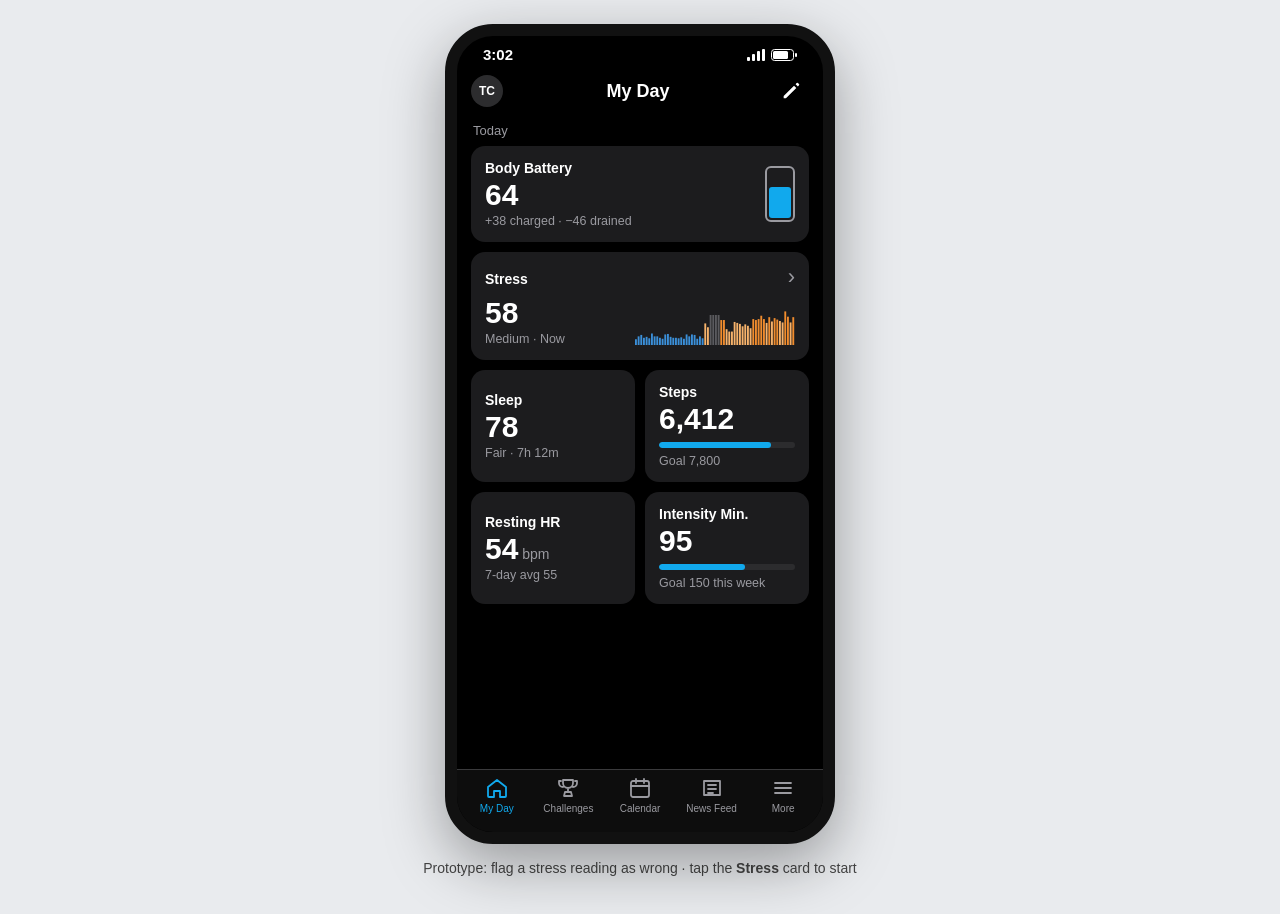
<file: index.html>
<!DOCTYPE html>
<html lang="en">
<head>
  <meta charset="UTF-8">
  <meta name="viewport" content="width=device-width, initial-scale=1.0, viewport-fit=cover">
  <title>Stress Feedback Prototype</title>
  <link rel="stylesheet" href="style.css">
</head>
<body>
  <div class="stage">
    <div class="phone">
      <!-- Fake phone status bar -->
      <div class="statusbar">
        <span>3:02</span>
        <span class="status-icons">
          <svg viewBox="0 0 18 12" width="18" height="12" aria-hidden="true"><rect x="0" y="8" width="3" height="4" rx="1"/><rect x="5" y="5" width="3" height="7" rx="1"/><rect x="10" y="2" width="3" height="10" rx="1"/><rect x="15" y="0" width="3" height="12" rx="1"/></svg>
          <svg viewBox="0 0 26 12" width="26" height="12" aria-hidden="true"><rect x="0.5" y="0.5" width="22" height="11" rx="3" fill="none" stroke="currentColor"/><rect x="2" y="2" width="15" height="8" rx="1.5"/><rect x="24" y="4" width="2" height="4" rx="1"/></svg>
        </span>
      </div>

      <!-- ===== Screen 1: My Day (home) ===== -->
      <section class="screen" id="screen-myday">
        <header class="topbar">
          <div class="avatar" aria-hidden="true">TC</div>
          <h1>My Day</h1>
          <button class="icon-btn" data-todo="Edit My Day" aria-label="Edit">
            <svg viewBox="0 0 24 24" width="22" height="22"><path d="M4 17.5V20h2.5L17.8 8.7l-2.5-2.5L4 17.5zM20.7 5.8a1 1 0 0 0 0-1.4l-1.1-1.1a1 1 0 0 0-1.4 0l-1.2 1.2 2.5 2.5 1.2-1.2z" fill="currentColor"/></svg>
          </button>
        </header>

        <div class="scroll">
          <p class="date-line">Today</p>

          <button class="card card-row" data-todo="Body Battery">
            <div>
              <div class="card-label">Body Battery</div>
              <div class="big-value">64</div>
              <div class="sub">+38 charged · −46 drained</div>
            </div>
            <div class="battery" aria-hidden="true"><div class="battery-fill" style="height:64%"></div></div>
          </button>

          <!-- The Stress card opens the Stress screen -->
          <button class="card" id="stress-card">
            <div class="card-head">
              <span class="card-label">Stress</span>
              <span class="chev" aria-hidden="true">›</span>
            </div>
            <div class="card-row">
              <div>
                <div class="big-value" id="myday-stress-value">58</div>
                <div class="sub" id="myday-stress-level">Medium · Now</div>
              </div>
              <svg id="myday-stress-chart" class="mini-chart" viewBox="0 0 160 50" aria-hidden="true"></svg>
            </div>
            <div class="flag-pill hidden" id="myday-flag-pill">⚑ You flagged a reading today</div>
          </button>

          <div class="card-grid">
            <button class="card" data-todo="Sleep">
              <div class="card-label">Sleep</div>
              <div class="big-value">78</div>
              <div class="sub">Fair · 7h 12m</div>
            </button>
            <button class="card" data-todo="Steps">
              <div class="card-label">Steps</div>
              <div class="big-value">6,412</div>
              <div class="progress"><div style="width:82%"></div></div>
              <div class="sub">Goal 7,800</div>
            </button>
            <button class="card" data-todo="Heart Rate">
              <div class="card-label">Resting HR</div>
              <div class="big-value">54<small> bpm</small></div>
              <div class="sub">7-day avg 55</div>
            </button>
            <button class="card" data-todo="Intensity Minutes">
              <div class="card-label">Intensity Min.</div>
              <div class="big-value">95</div>
              <div class="progress"><div style="width:63%"></div></div>
              <div class="sub">Goal 150 this week</div>
            </button>
          </div>
        </div>
      </section>

      <!-- ===== Screen 2: Stress details ===== -->
      <section class="screen hidden" id="screen-stress">
        <header class="topbar">
          <button class="icon-btn" id="back-btn" aria-label="Back">
            <svg viewBox="0 0 24 24" width="24" height="24"><path d="M15 5l-7 7 7 7" fill="none" stroke="currentColor" stroke-width="2.2" stroke-linecap="round" stroke-linejoin="round"/></svg>
          </button>
          <h1>Stress</h1>
          <button class="icon-btn" data-todo="Stress info" aria-label="About stress">
            <svg viewBox="0 0 24 24" width="22" height="22"><circle cx="12" cy="12" r="9" fill="none" stroke="currentColor" stroke-width="2"/><path d="M12 11v6M12 7.5v.5" stroke="currentColor" stroke-width="2.2" stroke-linecap="round"/></svg>
          </button>
        </header>

        <div class="segmented" role="tablist">
          <button class="active" role="tab">Day</button>
          <button role="tab" data-todo="7 Days view">7 Days</button>
          <button role="tab" data-todo="4 Weeks view">4 Weeks</button>
        </div>

        <div class="scroll">
          <!-- The reading the user has selected on the chart -->
          <div class="card reading">
            <div class="reading-time" id="reading-time">2:45 PM</div>
            <div class="reading-main">
              <span class="reading-value" id="reading-value">58</span>
              <span class="reading-level" id="reading-level">Medium</span>
            </div>

            <!-- NEW: confidence range -->
            <div class="range-block">
              <div class="range-label">
                <span>Likely range <strong id="range-text">49–67</strong></span>
                <span class="confidence" id="confidence-text">Moderate confidence</span>
              </div>
              <div class="range-track" aria-hidden="true">
                <div class="range-dim" id="dim-left"></div>
                <div class="range-dim" id="dim-right"></div>
                <div class="range-band" id="range-band"></div>
                <div class="range-dot" id="range-dot"></div>
              </div>
              <div class="range-scale" aria-hidden="true"><span>0</span><span>25</span><span>50</span><span>75</span><span>100</span></div>
              <p class="range-note" id="range-note"></p>
            </div>

            <div class="user-flag hidden" id="user-flag"></div>
          </div>

          <!-- Day chart (drawn by script.js). Tap a bar to pick a reading. -->
          <div class="card">
            <div class="card-head">
              <span class="card-label">Today</span>
              <span class="sub">Tap a bar to see that reading</span>
            </div>
            <svg id="stress-chart" class="day-chart" viewBox="0 0 340 150" role="img" aria-label="Stress levels through the day"></svg>
            <div class="legend">
              <span><i style="background:var(--rest)"></i>Rest</span>
              <span><i style="background:var(--low)"></i>Low</span>
              <span><i style="background:var(--medium)"></i>Medium</span>
              <span><i style="background:var(--high)"></i>High</span>
              <span><i style="background:var(--activity)"></i>Activity</span>
            </div>
          </div>

          <!-- NEW: the flag button -->
          <button class="card feedback-btn" id="feedback-btn">
            <span class="feedback-icon" aria-hidden="true">⚑</span>
            <span class="feedback-text">
              <strong id="feedback-btn-title">Doesn't feel right?</strong>
              <span class="sub" id="feedback-btn-sub">Tell us how you actually feel so Garmin can learn</span>
            </span>
            <span class="new-badge">NEW</span>
          </button>

          <div class="card">
            <div class="card-label">Breakdown</div>
            <div class="breakdown" id="breakdown"></div>
          </div>

          <!-- NEW: shows the app is learning from feedback -->
          <div class="card">
            <div class="card-head">
              <span class="card-label">Personalizing your stress</span>
              <span class="sub" id="learn-count">2 of 5</span>
            </div>
            <div class="progress learn"><div id="learn-bar"></div></div>
            <p class="sub" id="learn-text"></p>
            <ul class="history" id="history"></ul>
          </div>

          <p class="disclaimer">Class prototype for ENTR 222 · not affiliated with or made by Garmin ·
            <button class="link-btn" id="reset-btn">Reset demo</button></p>
        </div>
      </section>

      <!-- Bottom tab bar -->
      <nav class="tabbar">
        <button class="active"><svg viewBox="0 0 24 24"><path d="M3 11l9-7 9 7v9a1 1 0 0 1-1 1h-5v-6H9v6H4a1 1 0 0 1-1-1z"/></svg>My Day</button>
        <button data-todo="Challenges"><svg viewBox="0 0 24 24"><path d="M7 4h10v3a5 5 0 0 1-10 0zM5 5H3v2a4 4 0 0 0 4 4M19 5h2v2a4 4 0 0 1-4 4M12 12v4M8 20h8l-1-4H9z"/></svg>Challenges</button>
        <button data-todo="Calendar"><svg viewBox="0 0 24 24"><rect x="3" y="5" width="18" height="16" rx="2"/><path d="M3 10h18M8 3v4M16 3v4"/></svg>Calendar</button>
        <button data-todo="News Feed"><svg viewBox="0 0 24 24"><path d="M4 5h16v14H4zM8 9h8M8 13h8M8 17h5"/></svg>News Feed</button>
        <button data-todo="More"><svg viewBox="0 0 24 24"><path d="M4 7h16M4 12h16M4 17h16"/></svg>More</button>
      </nav>

      <!-- ===== Feedback sheet (slides up from the bottom) ===== -->
      <div class="backdrop hidden" id="backdrop">
        <div class="sheet" role="dialog" aria-modal="true" aria-labelledby="sheet-title">
          <div class="grabber" aria-hidden="true"></div>

          <!-- Step 1: the form -->
          <div id="sheet-form">
            <h2 id="sheet-title">How do you actually feel?</h2>
            <p class="sub" id="sheet-measured">Garmin measured <strong>Medium (58)</strong> at 2:45 PM</p>

            <div class="field-label">I feel…</div>
            <div class="chips felt" id="felt-options">
              <button data-level="0"><i style="background:var(--rest)"></i>Calm / resting</button>
              <button data-level="1"><i style="background:var(--low)"></i>Fine / a little stressed</button>
              <button data-level="2"><i style="background:var(--medium)"></i>Moderately stressed</button>
              <button data-level="3"><i style="background:var(--high)"></i>Very stressed</button>
            </div>

            <div class="field-label">What might explain the difference? <span class="optional">Optional</span></div>
            <div class="chips reasons" id="reason-options">
              <button>Just exercised</button>
              <button>Caffeine</button>
              <button>Excited / happy</button>
              <button>Feeling sick</button>
              <button>Alcohol</button>
              <button>Slept badly</button>
              <button>Watch was loose</button>
            </div>

            <label class="field-label" for="note">Anything else? <span class="optional">Optional</span></label>
            <textarea id="note" rows="2" placeholder="e.g. I was laughing with friends"></textarea>

            <button class="primary" id="send-btn" disabled>Send feedback</button>
            <button class="secondary" id="cancel-btn">Cancel</button>
          </div>

          <!-- Step 2: thank-you -->
          <div id="sheet-thanks" class="hidden">
            <div class="thanks-icon" aria-hidden="true">✓</div>
            <h2>Thanks, got it</h2>
            <p class="sub" id="thanks-text"></p>
            <div class="progress learn"><div id="thanks-bar"></div></div>
            <p class="sub" id="thanks-progress"></p>
            <button class="primary" id="done-btn">Done</button>
          </div>
        </div>
      </div>

      <div class="toast" id="toast" role="status"></div>
    </div>

    <p class="caption">Prototype: flag a stress reading as wrong · tap the <strong>Stress</strong> card to start</p>
  </div>

  <script src="script.js"></script>
</body>
</html>
</file>
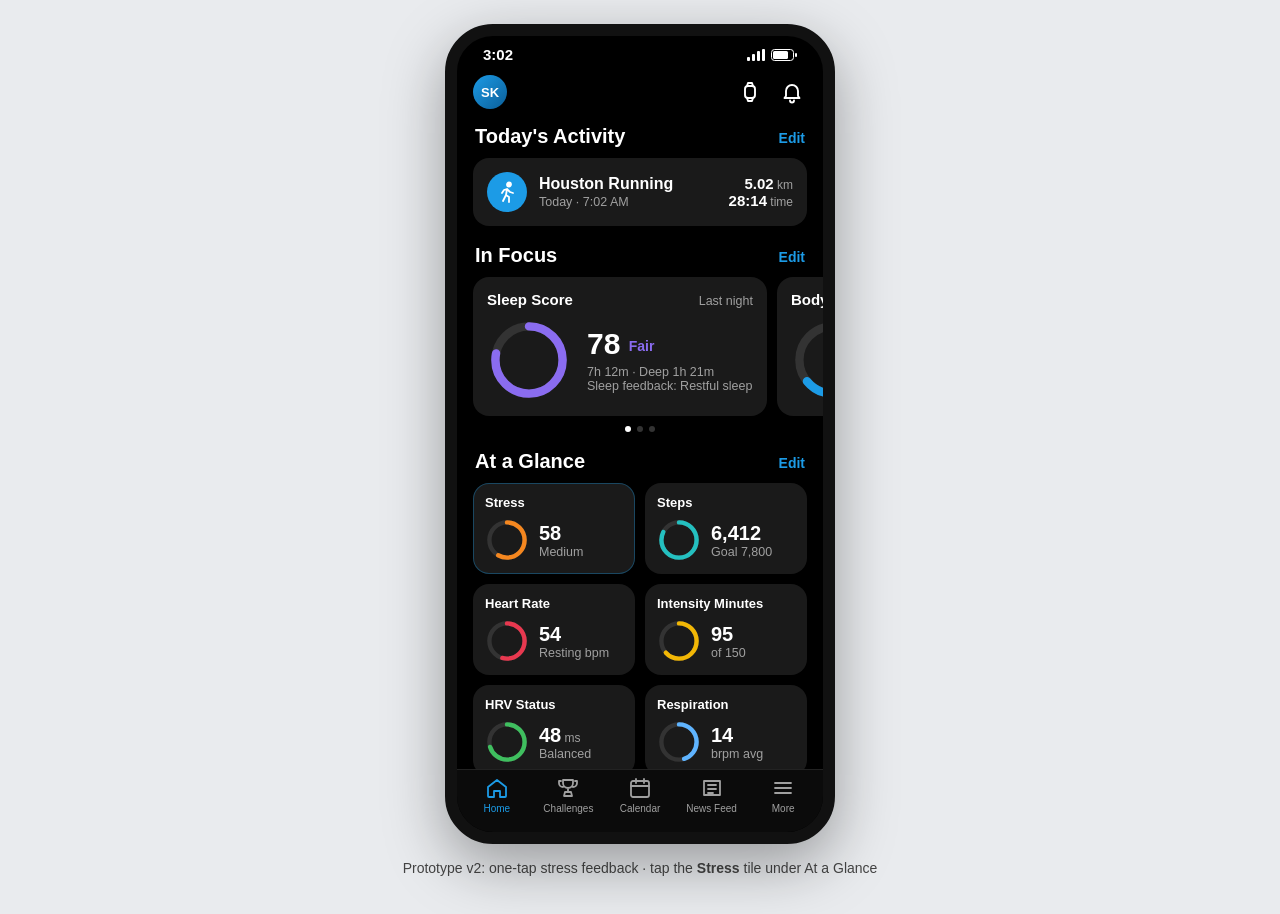
<file: v2/index.html>
<!DOCTYPE html>
<html lang="en">
<head>
  <meta charset="UTF-8">
  <meta name="viewport" content="width=device-width, initial-scale=1.0, viewport-fit=cover">
  <title>Stress Feedback Prototype v2</title>
  <link rel="stylesheet" href="style.css">
</head>
<body>
  <div class="stage">
    <div class="phone">
      <div class="statusbar">
        <span>3:02</span>
        <span class="status-icons">
          <svg viewBox="0 0 18 12" width="18" height="12" aria-hidden="true"><rect x="0" y="8" width="3" height="4" rx="1"/><rect x="5" y="5" width="3" height="7" rx="1"/><rect x="10" y="2" width="3" height="10" rx="1"/><rect x="15" y="0" width="3" height="12" rx="1"/></svg>
          <svg viewBox="0 0 26 12" width="26" height="12" aria-hidden="true"><rect x="0.5" y="0.5" width="22" height="11" rx="3" fill="none" stroke="currentColor"/><rect x="2" y="2" width="15" height="8" rx="1.5"/><rect x="24" y="4" width="2" height="4" rx="1"/></svg>
        </span>
      </div>

      <!-- ===== Screen 1: Home ===== -->
      <section class="screen" id="screen-home">
        <header class="topbar">
          <div class="avatar" aria-hidden="true">SK</div>
          <div class="topbar-icons">
            <button class="icon-btn" data-todo="Devices" aria-label="Devices">
              <svg viewBox="0 0 24 24"><rect x="7" y="6" width="10" height="12" rx="3"/><path d="M9 6l1-3h4l1 3M9 18l1 3h4l1-3"/></svg>
            </button>
            <button class="icon-btn" data-todo="Notifications" aria-label="Notifications">
              <svg viewBox="0 0 24 24"><path d="M6 16V11a6 6 0 0 1 12 0v5l1.5 2h-15zM10 20.5a2 2 0 0 0 4 0"/></svg>
            </button>
          </div>
        </header>

        <div class="scroll">
          <!-- Today's Activity -->
          <div class="section-head">
            <h2>Today's Activity</h2>
            <button class="edit" data-todo="Edit Today's Activity">Edit</button>
          </div>
          <button class="card activity" data-todo="Activity details">
            <span class="activity-icon" aria-hidden="true">
              <svg viewBox="0 0 24 24"><circle cx="14" cy="4.5" r="2"/><path d="M8 21l3-6 3 2v5M11 15l1-6-3 1-2 3M12 9l3 3 3 1" fill="none"/></svg>
            </span>
            <span class="activity-text">
              <strong>Houston Running</strong>
              <span class="sub">Today · 7:02 AM</span>
            </span>
            <span class="activity-stats">
              <span><b>5.02</b> km</span>
              <span><b>28:14</b> time</span>
            </span>
          </button>

          <!-- In Focus: swipeable cards -->
          <div class="section-head">
            <h2>In Focus</h2>
            <button class="edit" data-todo="Edit In Focus">Edit</button>
          </div>
          <div class="carousel" id="carousel">
            <button class="card focus" data-todo="Sleep">
              <div class="focus-head"><span class="card-label">Sleep Score</span><span class="sub">Last night</span></div>
              <div class="focus-body">
                <svg class="ring big" viewBox="0 0 100 100" data-value="78" data-color="var(--sleep)"></svg>
                <div>
                  <div class="focus-value">78 <span class="pill" style="color:var(--sleep)">Fair</span></div>
                  <div class="sub">7h 12m · Deep 1h 21m</div>
                  <div class="sub">Sleep feedback: Restful sleep</div>
                </div>
              </div>
            </button>
            <button class="card focus" data-todo="Body Battery">
              <div class="focus-head"><span class="card-label">Body Battery</span><span class="sub">Now</span></div>
              <div class="focus-body">
                <svg class="ring big" viewBox="0 0 100 100" data-value="64" data-color="var(--accent)"></svg>
                <div>
                  <div class="focus-value">64</div>
                  <div class="sub">+38 charged</div>
                  <div class="sub">−46 drained</div>
                </div>
              </div>
            </button>
            <button class="card focus" data-todo="Training Readiness">
              <div class="focus-head"><span class="card-label">Training Readiness</span><span class="sub">Today</span></div>
              <div class="focus-body">
                <svg class="ring big" viewBox="0 0 100 100" data-value="71" data-color="var(--good)"></svg>
                <div>
                  <div class="focus-value">71 <span class="pill" style="color:var(--good)">High</span></div>
                  <div class="sub">Ready for a hard workout</div>
                </div>
              </div>
            </button>
          </div>
          <div class="dots" id="dots"><i class="on"></i><i></i><i></i></div>

          <!-- At a Glance: grid of small tiles -->
          <div class="section-head">
            <h2>At a Glance</h2>
            <button class="edit" data-todo="Edit At a Glance">Edit</button>
          </div>
          <div class="glance-grid">
            <!-- The Stress tile opens the Stress screen -->
            <button class="card tile" id="stress-tile">
              <span class="tile-label">Stress <span class="flag-dot hidden" id="tile-flag" title="You flagged a reading">⚑</span></span>
              <span class="tile-body">
                <svg class="ring" id="stress-tile-ring" viewBox="0 0 100 100"></svg>
                <span>
                  <span class="tile-value" id="stress-tile-value">58</span>
                  <span class="sub" id="stress-tile-level">Medium</span>
                </span>
              </span>
            </button>
            <button class="card tile" data-todo="Steps">
              <span class="tile-label">Steps</span>
              <span class="tile-body">
                <svg class="ring" viewBox="0 0 100 100" data-value="82" data-color="var(--steps)"></svg>
                <span><span class="tile-value">6,412</span><span class="sub">Goal 7,800</span></span>
              </span>
            </button>
            <button class="card tile" data-todo="Heart Rate">
              <span class="tile-label">Heart Rate</span>
              <span class="tile-body">
                <svg class="ring" viewBox="0 0 100 100" data-value="54" data-color="var(--hr)"></svg>
                <span><span class="tile-value">54</span><span class="sub">Resting bpm</span></span>
              </span>
            </button>
            <button class="card tile" data-todo="Intensity Minutes">
              <span class="tile-label">Intensity Minutes</span>
              <span class="tile-body">
                <svg class="ring" viewBox="0 0 100 100" data-value="63" data-color="var(--intensity)"></svg>
                <span><span class="tile-value">95</span><span class="sub">of 150</span></span>
              </span>
            </button>
            <button class="card tile" data-todo="HRV Status">
              <span class="tile-label">HRV Status</span>
              <span class="tile-body">
                <svg class="ring" viewBox="0 0 100 100" data-value="70" data-color="var(--good)"></svg>
                <span><span class="tile-value">48<small> ms</small></span><span class="sub">Balanced</span></span>
              </span>
            </button>
            <button class="card tile" data-todo="Respiration">
              <span class="tile-label">Respiration</span>
              <span class="tile-body">
                <svg class="ring" viewBox="0 0 100 100" data-value="45" data-color="var(--resp)"></svg>
                <span><span class="tile-value">14</span><span class="sub">brpm avg</span></span>
              </span>
            </button>
          </div>

          <p class="disclaimer">Class prototype for ENTR 222 · not affiliated with or made by Garmin</p>
        </div>
      </section>

      <!-- ===== Screen 2: Stress details ===== -->
      <section class="screen hidden" id="screen-stress">
        <header class="topbar">
          <button class="icon-btn" id="back-btn" aria-label="Back">
            <svg viewBox="0 0 24 24"><path d="M15 5l-7 7 7 7"/></svg>
          </button>
          <h1>Stress</h1>
          <button class="icon-btn" data-todo="About stress" aria-label="About stress">
            <svg viewBox="0 0 24 24"><circle cx="12" cy="12" r="9"/><path d="M12 11v6M12 7.5v.5"/></svg>
          </button>
        </header>

        <div class="tabs" role="tablist">
          <button class="active" role="tab">1 Day</button>
          <button role="tab" data-todo="7 Days view">7 Days</button>
          <button role="tab" data-todo="4 Weeks view">4 Weeks</button>
          <button role="tab" data-todo="1 Year view">1 Year</button>
        </div>

        <div class="scroll">
          <div class="date-nav">
            <button class="icon-btn" data-todo="Previous day" aria-label="Previous day"><svg viewBox="0 0 24 24"><path d="M15 5l-7 7 7 7"/></svg></button>
            <span>Today</span>
            <button class="icon-btn" disabled aria-label="Next day"><svg viewBox="0 0 24 24"><path d="M9 5l7 7-7 7"/></svg></button>
          </div>

          <!-- Gauge for the selected reading, with the likely range drawn on the arc -->
          <div class="gauge-wrap">
            <svg id="gauge" viewBox="0 0 220 190" role="img" aria-label="Stress gauge"></svg>
            <div class="gauge-center">
              <div class="gauge-value" id="reading-value">58</div>
              <div class="gauge-level" id="reading-level">Medium</div>
              <div class="gauge-time" id="reading-time">Now · 2:45 PM</div>
            </div>
          </div>

          <!-- NEW: confidence -->
          <div class="confidence-row" id="confidence-row">
            <span class="conf-dot" id="conf-dot"></span>
            <span>Likely <strong id="range-text">49–67</strong> · <span id="confidence-text">Moderate confidence</span></span>
          </div>
          <p class="range-note" id="range-note"></p>

          <!-- NEW: one-tap feedback -->
          <div class="quick" id="quick">
            <div id="quick-ask">
              <div class="quick-title">Does this feel right?</div>
              <div class="quick-buttons">
                <button data-dir="-1"><span class="qi">↓</span>Calmer</button>
                <button data-dir="0"><span class="qi">✓</span>Feels right</button>
                <button data-dir="1"><span class="qi">↑</span>More stressed</button>
              </div>
            </div>
            <div id="quick-done" class="hidden">
              <div class="quick-done-row">
                <span class="done-check" aria-hidden="true">✓</span>
                <span class="quick-done-text">
                  <strong id="quick-done-title">Thanks, you felt calmer</strong>
                  <span class="sub" id="quick-done-sub">Garmin will learn from this</span>
                </span>
                <button class="link-btn" id="undo-btn">Undo</button>
              </div>
              <div class="quick-why" id="quick-why">
                <span class="sub">Why?</span>
                <button>Exercise</button>
                <button>Caffeine</button>
                <button>Excited</button>
              </div>
            </div>
          </div>

          <!-- Day chart -->
          <div class="card">
            <div class="chart-head">
              <span class="card-label">Stress Level</span>
              <span class="sub">Tap a bar to see that reading</span>
            </div>
            <svg id="stress-chart" class="day-chart" viewBox="0 0 340 160" role="img" aria-label="Stress levels through the day"></svg>
            <div class="legend">
              <span><i style="background:var(--rest)"></i>Rest</span>
              <span><i style="background:var(--stress)"></i>Stress</span>
              <span><i style="background:var(--activity)"></i>Activity</span>
              <span><i class="flag-key">⚑</i>Your feedback</span>
            </div>
          </div>

          <!-- Breakdown -->
          <div class="card">
            <div class="chart-head">
              <span class="card-label">Stress Durations</span>
              <span class="sub" id="overall">Overall 38 · Low</span>
            </div>
            <div class="stacked" id="stacked"></div>
            <div class="breakdown" id="breakdown"></div>
          </div>

          <!-- NEW: personalization progress -->
          <div class="card">
            <div class="chart-head">
              <span class="card-label">Personalizing Your Stress</span>
              <span class="sub" id="learn-count">2 of 5</span>
            </div>
            <div class="progress"><div id="learn-bar"></div></div>
            <p class="sub learn-text" id="learn-text"></p>
            <ul class="history" id="history"></ul>
          </div>

          <p class="disclaimer">Class prototype for ENTR 222 · not affiliated with or made by Garmin ·
            <button class="link-btn" id="reset-btn">Reset demo</button></p>
        </div>
      </section>

      <!-- Bottom tab bar -->
      <nav class="tabbar">
        <button class="active" id="tab-home"><svg viewBox="0 0 24 24"><path d="M3 11l9-7 9 7v9a1 1 0 0 1-1 1h-5v-6H9v6H4a1 1 0 0 1-1-1z"/></svg>Home</button>
        <button data-todo="Challenges"><svg viewBox="0 0 24 24"><path d="M7 4h10v3a5 5 0 0 1-10 0zM5 5H3v2a4 4 0 0 0 4 4M19 5h2v2a4 4 0 0 1-4 4M12 12v4M8 20h8l-1-4H9z"/></svg>Challenges</button>
        <button data-todo="Calendar"><svg viewBox="0 0 24 24"><rect x="3" y="5" width="18" height="16" rx="2"/><path d="M3 10h18M8 3v4M16 3v4"/></svg>Calendar</button>
        <button data-todo="News Feed"><svg viewBox="0 0 24 24"><path d="M4 5h16v14H4zM8 9h8M8 13h8M8 17h5"/></svg>News Feed</button>
        <button data-todo="More"><svg viewBox="0 0 24 24"><path d="M4 7h16M4 12h16M4 17h16"/></svg>More</button>
      </nav>

      <div class="toast" id="toast" role="status"></div>
    </div>

    <p class="caption">Prototype v2: one-tap stress feedback · tap the <strong>Stress</strong> tile under At a Glance</p>
  </div>

  <script src="script.js"></script>
</body>
</html>
</file>
<file: style.css>
/* ===== Colors (modeled on the Garmin Connect dark theme) ===== */
:root {
  --bg: #000;
  --card: #1c1c1e;
  --card-2: #2c2c2e;
  --line: #3a3a3c;
  --text: #fff;
  --muted: #9a9aa0;
  --accent: #11a9ed;

  /* Garmin stress levels */
  --rest: #3b8fd9;
  --low: #f6b26b;
  --medium: #f08c2e;
  --high: #d9541e;
  --activity: #5a5a5e;
}

* {
  box-sizing: border-box;
}

body {
  margin: 0;
  min-height: 100vh;
  background: #e9ebee;
  font-family: -apple-system, BlinkMacSystemFont, "Segoe UI", Roboto, sans-serif;
  color: var(--text);
}

button {
  font: inherit;
  color: inherit;
  background: none;
  border: none;
  padding: 0;
  cursor: pointer;
  text-align: left;
}

.hidden {
  display: none !important;
}

/* ===== Phone frame (on laptops) ===== */
.stage {
  min-height: 100vh;
  display: flex;
  flex-direction: column;
  align-items: center;
  justify-content: center;
  padding: 24px 16px;
}

.phone {
  position: relative;
  width: 390px;
  height: 844px;
  max-height: calc(100vh - 80px);
  min-height: 640px;
  background: var(--bg);
  border: 12px solid #111;
  border-radius: 48px;
  overflow: hidden;
  display: flex;
  flex-direction: column;
  box-shadow: 0 20px 60px rgba(0, 0, 0, 0.35);
}

.caption {
  color: #444;
  font-size: 14px;
  margin-top: 16px;
  text-align: center;
}

/* On an actual phone, fill the whole screen instead */
@media (max-width: 500px) {
  body {
    background: var(--bg);
  }
  .stage {
    padding: 0;
  }
  .phone {
    width: 100%;
    height: 100vh;
    height: 100dvh;
    max-height: none;
    min-height: 0;
    border: none;
    border-radius: 0;
  }
  .caption {
    display: none;
  }
}

.statusbar {
  display: flex;
  justify-content: space-between;
  align-items: center;
  padding: 10px 26px 4px;
  font-size: 15px;
  font-weight: 600;
}

.status-icons {
  display: flex;
  gap: 6px;
  fill: currentColor;
}

/* ===== Screens ===== */
.screen {
  flex: 1;
  display: flex;
  flex-direction: column;
  min-height: 0;
}

.scroll {
  flex: 1;
  overflow-y: auto;
  padding: 4px 14px 20px;
}

.topbar {
  display: flex;
  align-items: center;
  justify-content: space-between;
  padding: 6px 14px 10px;
}

.topbar h1 {
  font-size: 18px;
  margin: 0;
}

.icon-btn {
  width: 36px;
  height: 36px;
  display: grid;
  place-items: center;
  border-radius: 50%;
}

.avatar {
  width: 32px;
  height: 32px;
  border-radius: 50%;
  background: var(--card-2);
  display: grid;
  place-items: center;
  font-size: 12px;
  font-weight: 700;
}

.date-line {
  color: var(--muted);
  font-size: 13px;
  margin: 0 2px 8px;
}

/* ===== Cards ===== */
.card {
  display: block;
  width: 100%;
  background: var(--card);
  border-radius: 14px;
  padding: 14px;
  margin-bottom: 10px;
}

.card-row {
  display: flex;
  justify-content: space-between;
  align-items: center;
}

.card-head {
  display: flex;
  justify-content: space-between;
  align-items: baseline;
  margin-bottom: 6px;
}

.card-label {
  font-size: 14px;
  font-weight: 600;
}

.big-value {
  font-size: 30px;
  font-weight: 700;
  margin: 2px 0;
}

.big-value small {
  font-size: 14px;
  color: var(--muted);
  font-weight: 500;
}

.sub {
  color: var(--muted);
  font-size: 12.5px;
}

.chev {
  color: var(--muted);
  font-size: 22px;
  line-height: 1;
}

.card-grid {
  display: grid;
  grid-template-columns: 1fr 1fr;
  gap: 10px;
}

.card-grid .card {
  margin: 0;
}

.battery {
  width: 30px;
  height: 56px;
  border: 2px solid var(--muted);
  border-radius: 6px;
  display: flex;
  align-items: flex-end;
  padding: 2px;
}

.battery-fill {
  width: 100%;
  background: var(--accent);
  border-radius: 3px;
}

.progress {
  height: 6px;
  background: var(--card-2);
  border-radius: 3px;
  margin: 6px 0;
  overflow: hidden;
}

.progress > div {
  height: 100%;
  background: var(--accent);
  border-radius: 3px;
  transition: width 0.6s ease;
}

.mini-chart {
  width: 160px;
  height: 50px;
}

.flag-pill {
  margin-top: 8px;
  display: inline-block;
  font-size: 12px;
  color: var(--accent);
  background: rgba(17, 169, 237, 0.12);
  padding: 3px 8px;
  border-radius: 10px;
}

/* ===== Stress screen ===== */
.segmented {
  display: flex;
  margin: 0 14px 10px;
  background: var(--card);
  border-radius: 10px;
  padding: 3px;
}

.segmented button {
  flex: 1;
  text-align: center;
  padding: 6px 0;
  font-size: 13px;
  border-radius: 8px;
  color: var(--muted);
}

.segmented button.active {
  background: var(--card-2);
  color: var(--text);
  font-weight: 600;
}

.reading-time {
  color: var(--muted);
  font-size: 13px;
}

.reading-main {
  display: flex;
  align-items: baseline;
  gap: 10px;
}

.reading-value {
  font-size: 46px;
  font-weight: 700;
}

.reading-level {
  font-size: 20px;
  font-weight: 600;
}

.range-block {
  margin-top: 8px;
}

.range-label {
  display: flex;
  justify-content: space-between;
  font-size: 13px;
  margin-bottom: 8px;
}

.confidence {
  color: var(--muted);
}

.range-track {
  position: relative;
  height: 10px;
  border-radius: 5px;
  background: linear-gradient(to right,
    var(--rest) 0 25%, var(--low) 25% 50%, var(--medium) 50% 75%, var(--high) 75% 100%);
  opacity: 0.95;
}

/* Everything outside the likely range is dimmed */
.range-dim {
  position: absolute;
  top: 0;
  bottom: 0;
  background: rgba(28, 28, 30, 0.7);
  transition: left 0.3s ease, width 0.3s ease;
}

#dim-left {
  left: 0;
  border-radius: 5px 0 0 5px;
}

#dim-right {
  right: 0;
  border-radius: 0 5px 5px 0;
}

.range-band {
  position: absolute;
  top: -4px;
  bottom: -4px;
  border: 2px solid #fff;
  border-radius: 7px;
  transition: left 0.3s ease, width 0.3s ease;
}

.range-dot {
  position: absolute;
  top: 50%;
  width: 4px;
  height: 18px;
  background: #fff;
  border-radius: 2px;
  transform: translate(-50%, -50%);
  transition: left 0.3s ease;
}

.range-scale {
  display: flex;
  justify-content: space-between;
  color: var(--muted);
  font-size: 10.5px;
  margin-top: 4px;
}

.range-note {
  font-size: 12.5px;
  color: var(--muted);
  margin: 8px 0 0;
  line-height: 1.4;
}

.user-flag {
  margin-top: 10px;
  padding: 8px 10px;
  border-radius: 10px;
  background: rgba(17, 169, 237, 0.12);
  color: var(--text);
  font-size: 13px;
  line-height: 1.4;
}

.day-chart {
  width: 100%;
  height: auto;
  display: block;
}

.legend {
  display: flex;
  flex-wrap: wrap;
  gap: 10px;
  font-size: 11px;
  color: var(--muted);
  margin-top: 6px;
}

.legend i {
  display: inline-block;
  width: 8px;
  height: 8px;
  border-radius: 2px;
  margin-right: 4px;
}

/* The new "Doesn't feel right?" button */
.feedback-btn {
  display: flex;
  align-items: center;
  gap: 12px;
  border: 1px solid rgba(17, 169, 237, 0.5);
}

.feedback-btn:active {
  background: var(--card-2);
}

.feedback-icon {
  width: 36px;
  height: 36px;
  flex-shrink: 0;
  border-radius: 50%;
  display: grid;
  place-items: center;
  background: rgba(17, 169, 237, 0.15);
  color: var(--accent);
  font-size: 18px;
}

.feedback-text {
  flex: 1;
  display: flex;
  flex-direction: column;
  gap: 2px;
}

.feedback-text strong {
  color: var(--accent);
  font-size: 15px;
}

.new-badge {
  font-size: 10px;
  font-weight: 700;
  background: var(--accent);
  color: #000;
  padding: 2px 6px;
  border-radius: 6px;
}

.breakdown {
  display: grid;
  grid-template-columns: repeat(4, 1fr);
  gap: 6px;
  margin-top: 8px;
  text-align: center;
}

.breakdown div {
  font-size: 15px;
  font-weight: 600;
}

.breakdown span {
  display: block;
  font-size: 11px;
  color: var(--muted);
  font-weight: 400;
}

.breakdown i {
  display: block;
  height: 4px;
  border-radius: 2px;
  margin-bottom: 6px;
}

.learn > div {
  background: linear-gradient(to right, var(--accent), #6fd3ff);
}

.history {
  list-style: none;
  padding: 0;
  margin: 8px 0 0;
}

.history li {
  display: flex;
  justify-content: space-between;
  gap: 8px;
  padding: 8px 0;
  border-top: 1px solid var(--line);
  font-size: 12.5px;
}

.history li span:last-child {
  color: var(--muted);
  text-align: right;
}

.disclaimer {
  text-align: center;
  font-size: 11px;
  color: #6c6c70;
  margin: 16px 0 4px;
}

.link-btn {
  color: var(--accent);
  text-decoration: underline;
}

/* ===== Tab bar ===== */
.tabbar {
  display: flex;
  border-top: 1px solid var(--line);
  background: #0d0d0d;
  padding: 6px 4px 18px;
}

.tabbar button {
  flex: 1;
  display: flex;
  flex-direction: column;
  align-items: center;
  gap: 3px;
  font-size: 10px;
  color: var(--muted);
}

.tabbar button.active {
  color: var(--accent);
}

.tabbar svg {
  width: 24px;
  height: 24px;
  fill: none;
  stroke: currentColor;
  stroke-width: 1.8;
  stroke-linejoin: round;
  stroke-linecap: round;
}

/* ===== Bottom sheet ===== */
.backdrop {
  position: absolute;
  inset: 0;
  background: rgba(0, 0, 0, 0.55);
  display: flex;
  align-items: flex-end;
  z-index: 10;
}

.sheet {
  width: 100%;
  max-height: 92%;
  overflow-y: auto;
  background: var(--card);
  border-radius: 20px 20px 0 0;
  padding: 8px 18px 28px;
  animation: slide-up 0.25s ease;
}

@keyframes slide-up {
  from { transform: translateY(100%); }
  to { transform: translateY(0); }
}

.grabber {
  width: 40px;
  height: 5px;
  border-radius: 3px;
  background: var(--line);
  margin: 0 auto 12px;
}

.sheet h2 {
  font-size: 20px;
  margin: 0 0 4px;
}

.field-label {
  display: block;
  font-size: 13px;
  font-weight: 600;
  margin: 16px 0 8px;
}

.optional {
  color: var(--muted);
  font-weight: 400;
}

.chips {
  display: flex;
  flex-wrap: wrap;
  gap: 8px;
}

.chips button {
  padding: 8px 12px;
  border-radius: 18px;
  background: var(--card-2);
  font-size: 13px;
  border: 1.5px solid transparent;
}

.chips.felt {
  flex-direction: column;
}

.chips.felt button {
  display: flex;
  align-items: center;
  gap: 10px;
  border-radius: 12px;
  padding: 11px 12px;
}

.chips.felt i {
  width: 12px;
  height: 12px;
  border-radius: 50%;
}

.chips button.selected {
  border-color: var(--accent);
  background: rgba(17, 169, 237, 0.15);
}

.chips .measured-tag {
  margin-left: auto;
  font-size: 11px;
  color: var(--muted);
}

textarea {
  width: 100%;
  background: var(--card-2);
  color: var(--text);
  border: 1px solid var(--line);
  border-radius: 10px;
  padding: 10px;
  font: inherit;
  font-size: 14px;
  resize: none;
}

.primary,
.secondary {
  display: block;
  width: 100%;
  text-align: center;
  padding: 13px;
  border-radius: 24px;
  font-weight: 600;
  margin-top: 16px;
}

.primary {
  background: var(--accent);
  color: #000;
}

.primary:disabled {
  opacity: 0.35;
  cursor: default;
}

.secondary {
  margin-top: 8px;
  color: var(--accent);
}

.thanks-icon {
  width: 52px;
  height: 52px;
  margin: 8px auto 12px;
  border-radius: 50%;
  background: var(--accent);
  color: #000;
  font-size: 28px;
  font-weight: 700;
  display: grid;
  place-items: center;
}

#sheet-thanks {
  text-align: center;
}

#sheet-thanks .sub {
  line-height: 1.45;
}

/* ===== Toast ===== */
.toast {
  position: absolute;
  left: 50%;
  bottom: 90px;
  transform: translateX(-50%) translateY(20px);
  background: #3a3a3c;
  color: var(--text);
  font-size: 13px;
  padding: 9px 14px;
  border-radius: 18px;
  opacity: 0;
  pointer-events: none;
  transition: opacity 0.2s, transform 0.2s;
  white-space: nowrap;
  z-index: 20;
}

.toast.show {
  opacity: 1;
  transform: translateX(-50%) translateY(0);
}
</file>
<file: v2/style.css>
/* ===== Colors (modeled on the current Garmin Connect dark theme) ===== */
:root {
  --bg: #000;
  --card: #1a1a1a;
  --card-2: #2a2a2a;
  --line: #333;
  --text: #fff;
  --muted: #a0a0a0;
  --accent: #1c9be6;

  /* Stress: the chart uses only blue and orange; the gauge uses four levels */
  --rest: #1c8de0;
  --stress: #f5871f;
  --low: #fbbc5a;
  --medium: #f5871f;
  --high: #e0531b;
  --activity: #5c5c5c;

  /* Other metric colors */
  --sleep: #8a6cf0;
  --steps: #24c0c0;
  --hr: #e8384f;
  --intensity: #f2b705;
  --good: #3fbf5f;
  --resp: #5fb4ff;
}

* {
  box-sizing: border-box;
}

body {
  margin: 0;
  min-height: 100vh;
  background: #e9ebee;
  font-family: -apple-system, BlinkMacSystemFont, "Segoe UI", Roboto, sans-serif;
  color: var(--text);
}

button {
  font: inherit;
  color: inherit;
  background: none;
  border: none;
  padding: 0;
  cursor: pointer;
  text-align: left;
}

.hidden {
  display: none !important;
}

.sub {
  color: var(--muted);
  font-size: 12.5px;
}

/* ===== Phone frame (on laptops) ===== */
.stage {
  min-height: 100vh;
  display: flex;
  flex-direction: column;
  align-items: center;
  justify-content: center;
  padding: 24px 16px;
}

.phone {
  position: relative;
  width: 390px;
  height: 844px;
  max-height: calc(100vh - 80px);
  min-height: 640px;
  background: var(--bg);
  border: 12px solid #111;
  border-radius: 48px;
  overflow: hidden;
  display: flex;
  flex-direction: column;
  box-shadow: 0 20px 60px rgba(0, 0, 0, 0.35);
}

.caption {
  color: #444;
  font-size: 14px;
  margin-top: 16px;
  text-align: center;
}

/* On an actual phone, fill the whole screen instead */
@media (max-width: 500px) {
  body {
    background: var(--bg);
  }
  .stage {
    padding: 0;
  }
  .phone {
    width: 100%;
    height: 100vh;
    height: 100dvh;
    max-height: none;
    min-height: 0;
    border: none;
    border-radius: 0;
  }
  .caption {
    display: none;
  }
}

.statusbar {
  display: flex;
  justify-content: space-between;
  align-items: center;
  padding: 10px 26px 4px;
  font-size: 15px;
  font-weight: 600;
}

.status-icons {
  display: flex;
  gap: 6px;
  fill: currentColor;
}

/* ===== Screens ===== */
.screen {
  flex: 1;
  display: flex;
  flex-direction: column;
  min-height: 0;
}

.scroll {
  flex: 1;
  overflow-y: auto;
  padding: 0 16px 20px;
}

.topbar {
  display: flex;
  align-items: center;
  justify-content: space-between;
  padding: 6px 12px 8px 16px;
}

.topbar h1 {
  font-size: 17px;
  margin: 0;
}

.topbar-icons {
  display: flex;
  gap: 4px;
}

.icon-btn {
  width: 38px;
  height: 38px;
  display: grid;
  place-items: center;
  border-radius: 50%;
}

.icon-btn svg {
  width: 24px;
  height: 24px;
  fill: none;
  stroke: currentColor;
  stroke-width: 1.9;
  stroke-linecap: round;
  stroke-linejoin: round;
}

.icon-btn:disabled {
  opacity: 0.3;
  cursor: default;
}

.avatar {
  width: 34px;
  height: 34px;
  border-radius: 50%;
  background: linear-gradient(135deg, #1c9be6, #0b5f99);
  display: grid;
  place-items: center;
  font-size: 13px;
  font-weight: 700;
}

/* ===== Home sections ===== */
.section-head {
  display: flex;
  justify-content: space-between;
  align-items: baseline;
  margin: 18px 2px 10px;
}

.section-head:first-child {
  margin-top: 6px;
}

.section-head h2 {
  font-size: 20px;
  margin: 0;
}

.edit {
  color: var(--accent);
  font-size: 14px;
  font-weight: 600;
}

.card {
  display: block;
  width: 100%;
  background: var(--card);
  border-radius: 16px;
  padding: 14px;
  margin-bottom: 10px;
}

.card-label {
  font-size: 15px;
  font-weight: 600;
}

/* Today's Activity */
.activity {
  display: flex;
  align-items: center;
  gap: 12px;
}

.activity-icon {
  width: 40px;
  height: 40px;
  border-radius: 50%;
  background: var(--accent);
  display: grid;
  place-items: center;
  flex-shrink: 0;
}

.activity-icon svg {
  width: 24px;
  height: 24px;
  stroke: #fff;
  fill: #fff;
  stroke-width: 1.8;
  stroke-linecap: round;
  stroke-linejoin: round;
}

.activity-icon svg path {
  fill: none;
}

.activity-text {
  flex: 1;
  display: flex;
  flex-direction: column;
  gap: 2px;
}

.activity-stats {
  display: flex;
  flex-direction: column;
  align-items: flex-end;
  font-size: 12px;
  color: var(--muted);
}

.activity-stats b {
  color: var(--text);
  font-size: 15px;
}

/* In Focus carousel */
.carousel {
  display: flex;
  gap: 10px;
  overflow-x: auto;
  scroll-snap-type: x mandatory;
  margin: 0 -16px;
  padding: 0 16px;
  scrollbar-width: none;
}

.carousel::-webkit-scrollbar {
  display: none;
}

.focus {
  flex: 0 0 88%;
  scroll-snap-align: center;
  margin: 0;
}

.focus-head {
  display: flex;
  justify-content: space-between;
  align-items: baseline;
}

.focus-body {
  display: flex;
  align-items: center;
  gap: 16px;
  margin-top: 10px;
}

.focus-value {
  font-size: 30px;
  font-weight: 700;
  margin-bottom: 4px;
}

.pill {
  font-size: 14px;
  font-weight: 600;
  vertical-align: middle;
}

.dots {
  display: flex;
  justify-content: center;
  gap: 6px;
  margin: 10px 0 0;
}

.dots i {
  width: 6px;
  height: 6px;
  border-radius: 50%;
  background: var(--line);
}

.dots i.on {
  background: var(--text);
}

/* Ring gauges drawn by script.js */
.ring {
  width: 44px;
  height: 44px;
  flex-shrink: 0;
}

.ring.big {
  width: 84px;
  height: 84px;
}

/* At a Glance grid */
.glance-grid {
  display: grid;
  grid-template-columns: 1fr 1fr;
  gap: 10px;
}

.tile {
  margin: 0;
  padding: 12px;
}

.tile-label {
  display: block;
  font-size: 13px;
  font-weight: 600;
  margin-bottom: 8px;
}

.tile-body {
  display: flex;
  align-items: center;
  gap: 10px;
}

.tile-body > span {
  display: flex;
  flex-direction: column;
}

.tile-value {
  font-size: 20px;
  font-weight: 700;
}

.tile-value small {
  font-size: 12px;
  color: var(--muted);
  font-weight: 500;
}

.flag-dot {
  color: var(--accent);
  margin-left: 4px;
}

#stress-tile {
  box-shadow: inset 0 0 0 1px rgba(28, 155, 230, 0.35);
}

.disclaimer {
  text-align: center;
  font-size: 11px;
  color: #666;
  margin: 18px 0 4px;
}

.link-btn {
  color: var(--accent);
  text-decoration: underline;
}

/* ===== Stress screen ===== */
.tabs {
  display: flex;
  border-bottom: 1px solid var(--line);
  margin: 0 0 4px;
}

.tabs button {
  flex: 1;
  text-align: center;
  padding: 10px 0;
  font-size: 13.5px;
  color: var(--muted);
  border-bottom: 2px solid transparent;
}

.tabs button.active {
  color: var(--text);
  font-weight: 600;
  border-bottom-color: var(--accent);
}

.date-nav {
  display: flex;
  align-items: center;
  justify-content: space-between;
  font-weight: 600;
  margin: 2px -8px 0;
}

.gauge-wrap {
  position: relative;
  width: 220px;
  margin: 0 auto;
}

#gauge {
  width: 220px;
  height: 190px;
  display: block;
}

.gauge-center {
  position: absolute;
  top: 58px;
  left: 0;
  right: 0;
  text-align: center;
}

.gauge-value {
  font-size: 48px;
  font-weight: 700;
  line-height: 1;
}

.gauge-level {
  font-size: 17px;
  font-weight: 600;
  margin-top: 4px;
}

.gauge-time {
  font-size: 12px;
  color: var(--muted);
  margin-top: 4px;
}

.confidence-row {
  display: flex;
  justify-content: center;
  align-items: center;
  gap: 10px;
  font-size: 14px;
  margin-top: 6px;
}

.conf-dot {
  width: 8px;
  height: 8px;
  border-radius: 50%;
}

.conf-dot.high {
  background: var(--good);
}

.conf-dot.moderate {
  background: var(--low);
}

.conf-dot.low {
  background: var(--high);
}

.range-note {
  font-size: 12.5px;
  color: var(--muted);
  text-align: center;
  line-height: 1.45;
  margin: 8px 8px 12px;
}

/* NEW: one-tap feedback card */
.quick {
  background: var(--card);
  border-radius: 16px;
  padding: 14px;
  margin-bottom: 12px;
}

.quick-title {
  font-size: 15px;
  font-weight: 600;
  text-align: center;
  margin-bottom: 12px;
}

.quick-buttons {
  display: grid;
  grid-template-columns: repeat(3, 1fr);
  gap: 8px;
}

.quick-buttons button {
  display: flex;
  flex-direction: column;
  align-items: center;
  gap: 6px;
  padding: 12px 4px;
  border-radius: 12px;
  background: var(--card-2);
  font-size: 13px;
  font-weight: 600;
  text-align: center;
  transition: background 0.15s, transform 0.1s;
}

.quick-buttons button:active {
  transform: scale(0.96);
  background: rgba(28, 155, 230, 0.25);
}

.qi {
  width: 30px;
  height: 30px;
  border-radius: 50%;
  display: grid;
  place-items: center;
  background: rgba(28, 155, 230, 0.16);
  color: var(--accent);
  font-size: 16px;
}

.quick-done-row {
  display: flex;
  align-items: center;
  gap: 12px;
}

.done-check {
  width: 32px;
  height: 32px;
  flex-shrink: 0;
  border-radius: 50%;
  background: var(--accent);
  display: grid;
  place-items: center;
  font-weight: 700;
  animation: pop 0.3s ease;
}

@keyframes pop {
  from { transform: scale(0.4); }
  to { transform: scale(1); }
}

.quick-done-text {
  flex: 1;
  display: flex;
  flex-direction: column;
  gap: 2px;
  font-size: 14px;
}

.quick-why {
  display: flex;
  align-items: center;
  flex-wrap: wrap;
  gap: 6px;
  margin-top: 12px;
  padding-top: 12px;
  border-top: 1px solid var(--line);
}

.quick-why .sub {
  margin-right: 2px;
}

.quick-why button {
  padding: 5px 11px;
  border-radius: 14px;
  font-size: 12.5px;
  border: 1px solid var(--line);
}

.quick-why button.selected {
  border-color: var(--accent);
  color: var(--accent);
  background: rgba(28, 155, 230, 0.15);
}

.chart-head {
  display: flex;
  justify-content: space-between;
  align-items: baseline;
  margin-bottom: 8px;
}

.day-chart {
  width: 100%;
  height: auto;
  display: block;
}

.legend {
  display: flex;
  flex-wrap: wrap;
  gap: 12px;
  font-size: 11px;
  color: var(--muted);
  margin-top: 6px;
}

.legend i {
  display: inline-block;
  width: 9px;
  height: 9px;
  border-radius: 2px;
  margin-right: 4px;
}

.legend i.flag-key {
  width: auto;
  height: auto;
  font-style: normal;
  color: var(--accent);
}

.stacked {
  display: flex;
  height: 10px;
  border-radius: 5px;
  overflow: hidden;
  gap: 2px;
}

.breakdown {
  display: grid;
  grid-template-columns: repeat(4, 1fr);
  margin-top: 10px;
  text-align: left;
}

.breakdown div {
  font-size: 14px;
  font-weight: 600;
}

.breakdown span {
  display: flex;
  align-items: center;
  gap: 4px;
  font-size: 11px;
  color: var(--muted);
  font-weight: 400;
}

.breakdown i {
  width: 7px;
  height: 7px;
  border-radius: 50%;
}

.progress {
  height: 6px;
  background: var(--card-2);
  border-radius: 3px;
  margin: 6px 0;
  overflow: hidden;
}

.progress > div {
  height: 100%;
  width: 0;
  background: var(--accent);
  border-radius: 3px;
  transition: width 0.6s ease;
}

.learn-text {
  line-height: 1.45;
  margin: 6px 0 0;
}

.history {
  list-style: none;
  padding: 0;
  margin: 8px 0 0;
}

.history li {
  display: flex;
  justify-content: space-between;
  gap: 8px;
  padding: 8px 0;
  border-top: 1px solid var(--line);
  font-size: 12.5px;
}

.history li span:last-child {
  color: var(--muted);
  text-align: right;
}

/* ===== Tab bar ===== */
.tabbar {
  display: flex;
  border-top: 1px solid #222;
  background: #0b0b0b;
  padding: 6px 4px 18px;
}

.tabbar button {
  flex: 1;
  display: flex;
  flex-direction: column;
  align-items: center;
  gap: 3px;
  font-size: 10px;
  color: var(--muted);
}

.tabbar button.active {
  color: var(--accent);
}

.tabbar svg {
  width: 24px;
  height: 24px;
  fill: none;
  stroke: currentColor;
  stroke-width: 1.8;
  stroke-linejoin: round;
  stroke-linecap: round;
}

/* ===== Toast ===== */
.toast {
  position: absolute;
  left: 50%;
  bottom: 90px;
  transform: translateX(-50%) translateY(20px);
  background: #3a3a3a;
  font-size: 13px;
  padding: 9px 14px;
  border-radius: 18px;
  opacity: 0;
  pointer-events: none;
  transition: opacity 0.2s, transform 0.2s;
  white-space: nowrap;
  z-index: 20;
}

.toast.show {
  opacity: 1;
  transform: translateX(-50%) translateY(0);
}
</file>
